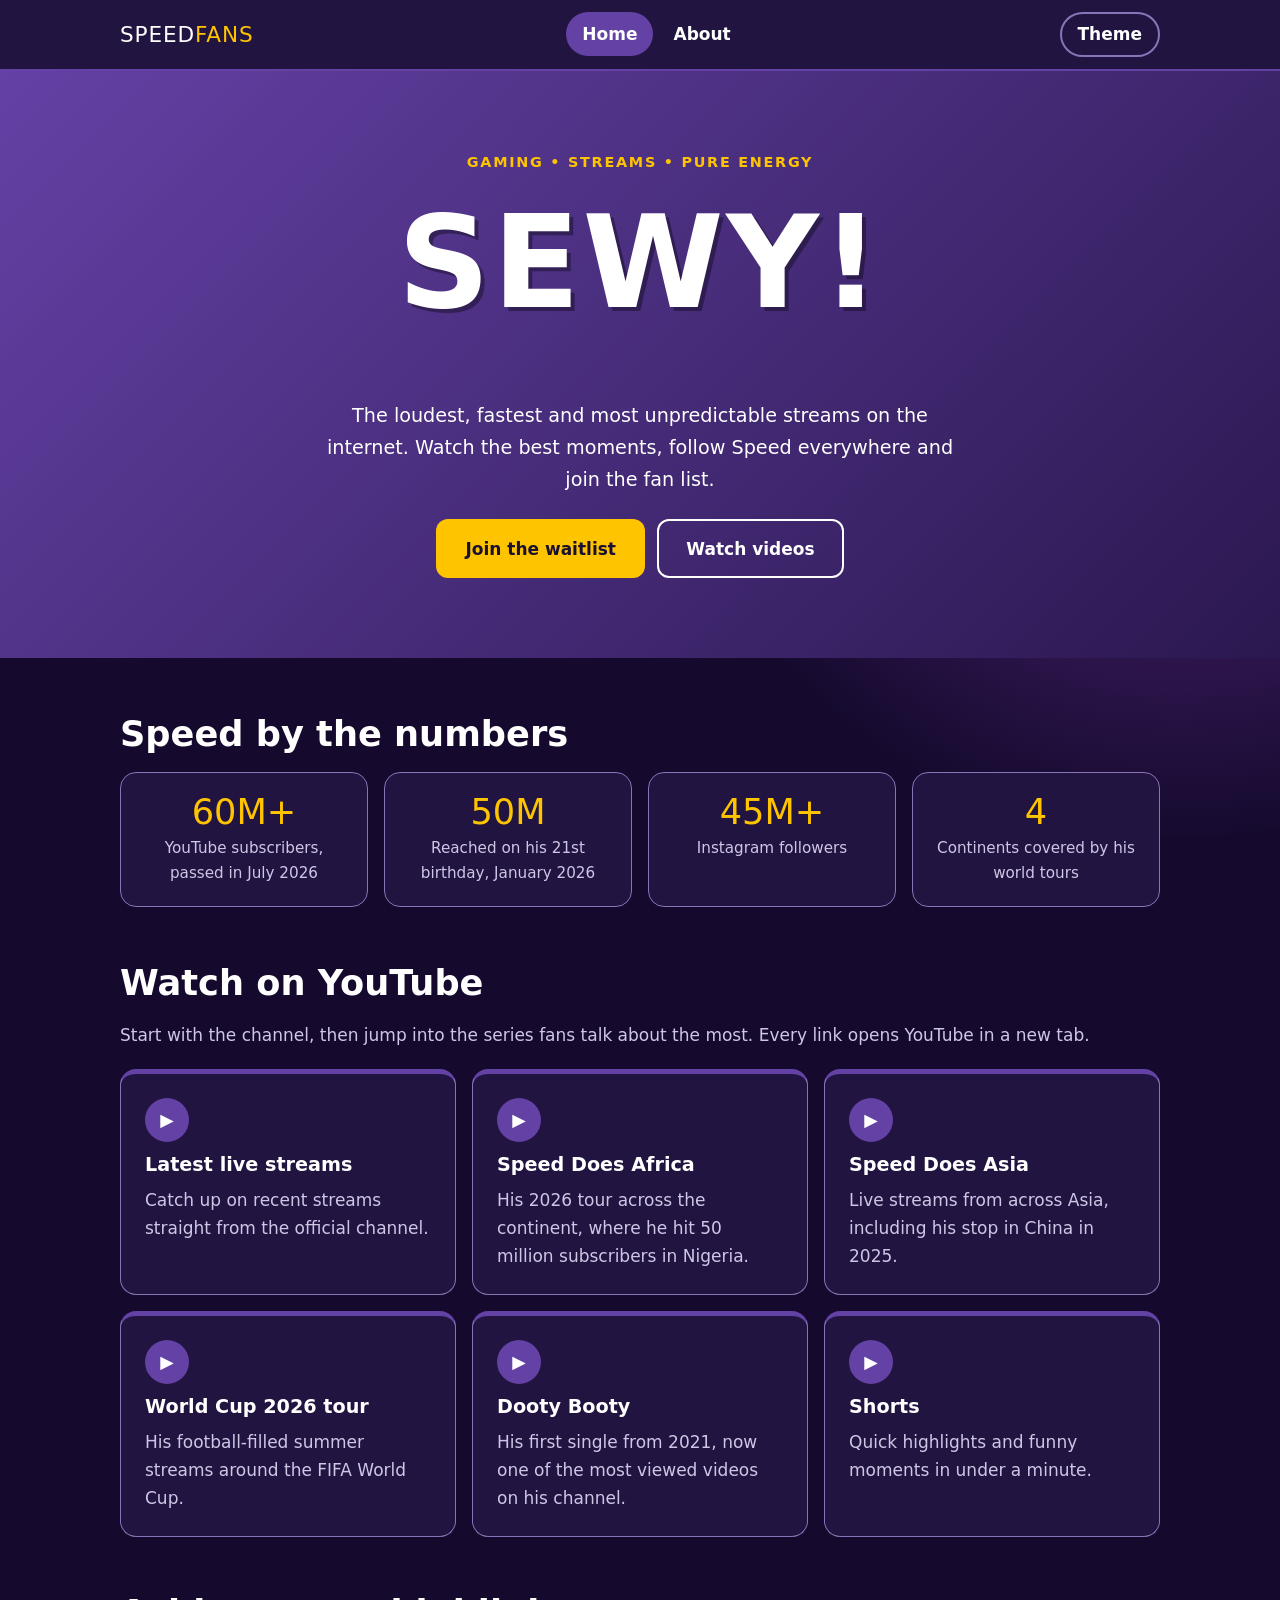
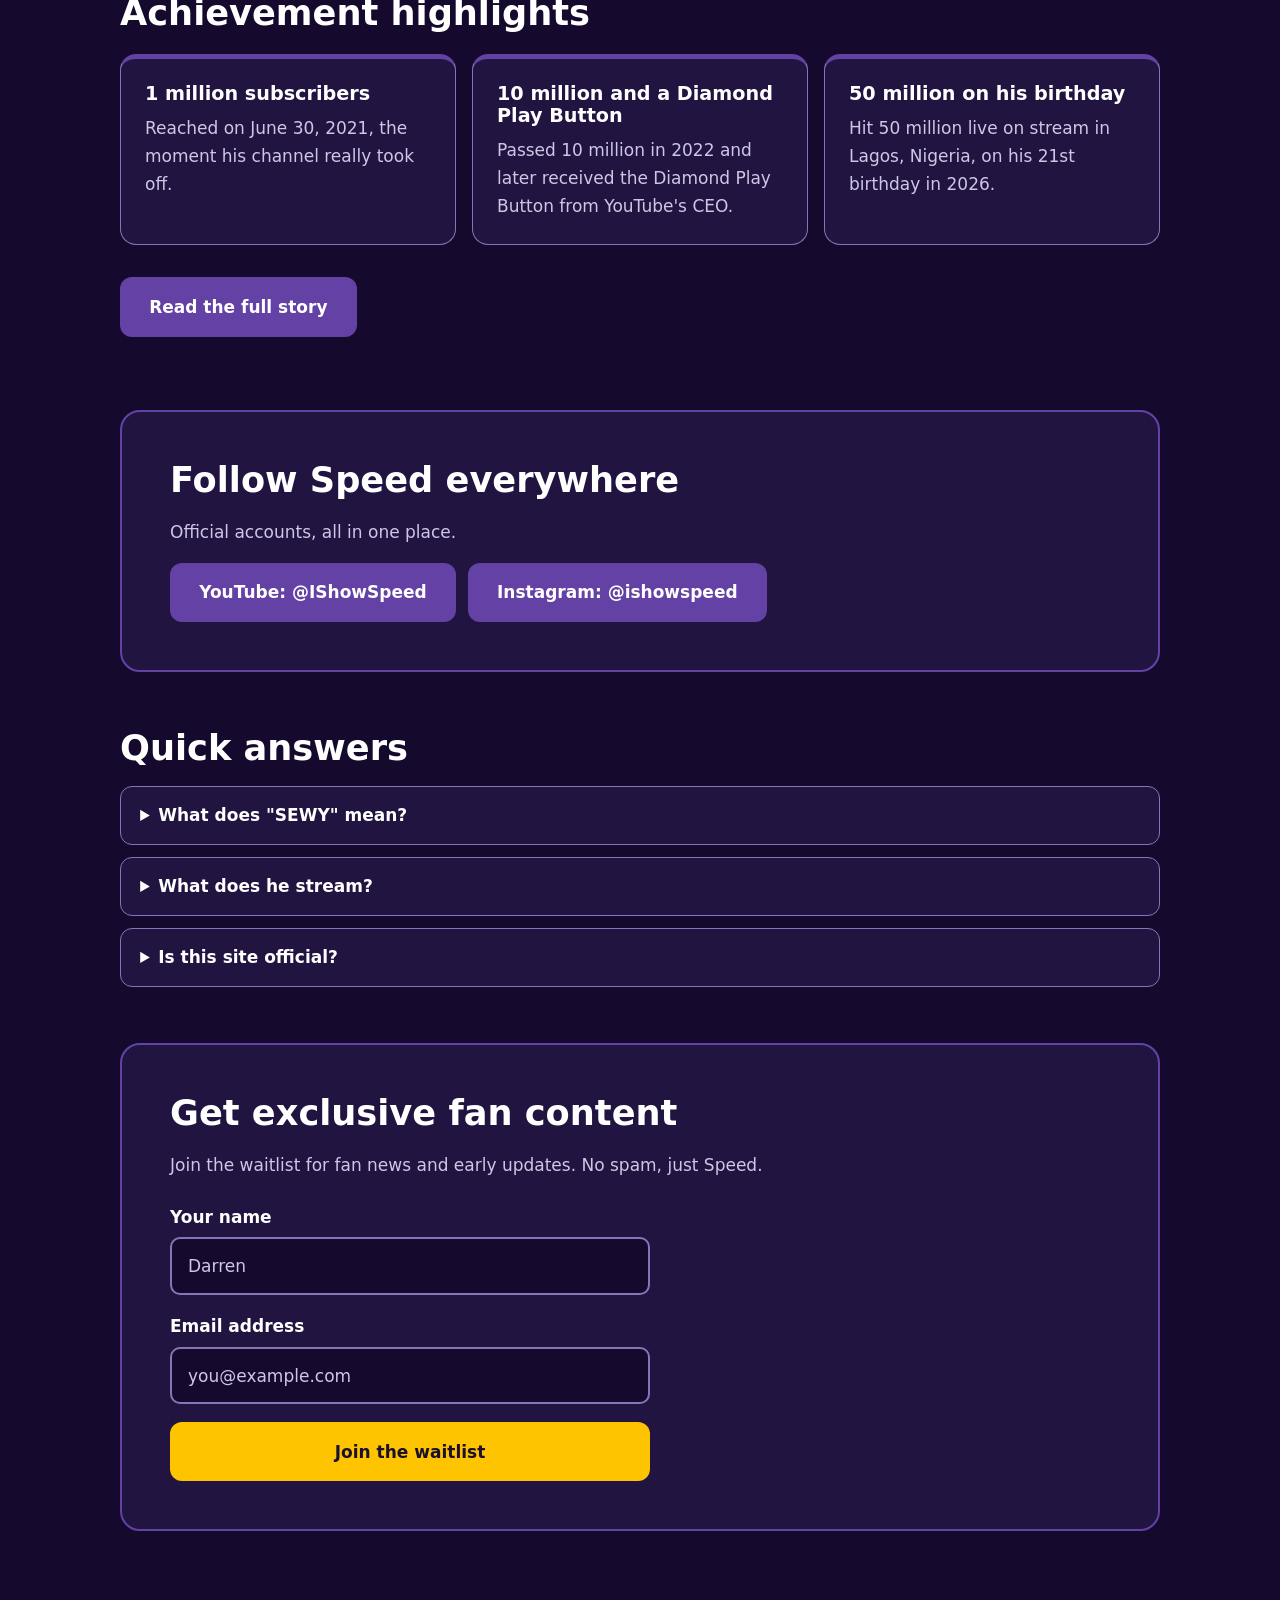
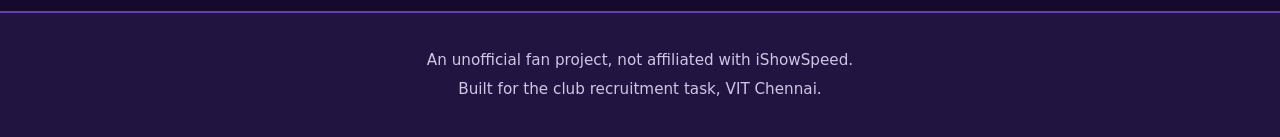
<file: index.html>
<!DOCTYPE html>
<html lang="en" class="theme-dark">
<head>
  <meta charset="UTF-8">
  <meta name="viewport" content="width=device-width, initial-scale=1">
  <meta name="description" content="Unofficial fan site for iShowSpeed: videos, achievements, social links and an exclusive fan waitlist.">
  <title>SEWY! | iShowSpeed Fan Site</title>
  <link rel="stylesheet" href="style.css">
</head>
<body>
  <a class="skip-link" href="#main">Skip to content</a>

  <header class="site-header">
    <div class="container nav-bar">
      <a class="brand" href="index.html">SPEED<span>FANS</span></a>
      <nav aria-label="Main">
        <ul class="nav-list">
          <li><a href="index.html" aria-current="page">Home</a></li>
          <li><a href="about.html">About</a></li>
        </ul>
      </nav>
      <button class="theme-toggle" id="theme-toggle" type="button" aria-label="Switch between light and dark theme">Theme</button>
    </div>
  </header>

  <main id="main">
    <section class="hero">
      <div class="container hero-inner">
        <p class="eyebrow">Gaming &bull; Streams &bull; Pure energy</p>
        <h1>SEWY!</h1>
        <p class="hero-text">The loudest, fastest and most unpredictable streams on the internet. Watch the best moments, follow Speed everywhere and join the fan list.</p>
        <div class="hero-actions">
          <a class="btn btn-accent" href="#waitlist">Join the waitlist</a>
          <a class="btn btn-outline" href="#videos">Watch videos</a>
        </div>
      </div>
    </section>

    <section class="container section" aria-labelledby="stats-title">
      <h2 class="section-title" id="stats-title">Speed by the numbers</h2>
      <div class="stats-grid">
        <div class="stat">
          <p class="stat-number">60M+</p>
          <p class="stat-label">YouTube subscribers, passed in July 2026</p>
        </div>
        <div class="stat">
          <p class="stat-number">50M</p>
          <p class="stat-label">Reached on his 21st birthday, January 2026</p>
        </div>
        <div class="stat">
          <p class="stat-number">45M+</p>
          <p class="stat-label">Instagram followers</p>
        </div>
        <div class="stat">
          <p class="stat-number">4</p>
          <p class="stat-label">Continents covered by his world tours</p>
        </div>
      </div>
    </section>

    <section class="container section" id="videos" aria-labelledby="videos-title">
      <h2 class="section-title" id="videos-title">Watch on YouTube</h2>
      <p class="muted">Start with the channel, then jump into the series fans talk about the most. Every link opens YouTube in a new tab.</p>
      <div class="card-grid">
        <a class="card video-card" href="https://www.youtube.com/@IShowSpeed/streams" target="_blank" rel="noopener noreferrer">
          <span class="play" aria-hidden="true">&#9654;</span>
          <h3>Latest live streams</h3>
          <p>Catch up on recent streams straight from the official channel.</p>
        </a>
        <a class="card video-card" href="https://www.youtube.com/results?search_query=IShowSpeed+Speed+Does+Africa" target="_blank" rel="noopener noreferrer">
          <span class="play" aria-hidden="true">&#9654;</span>
          <h3>Speed Does Africa</h3>
          <p>His 2026 tour across the continent, where he hit 50 million subscribers in Nigeria.</p>
        </a>
        <a class="card video-card" href="https://www.youtube.com/results?search_query=IShowSpeed+Speed+Does+Asia" target="_blank" rel="noopener noreferrer">
          <span class="play" aria-hidden="true">&#9654;</span>
          <h3>Speed Does Asia</h3>
          <p>Live streams from across Asia, including his stop in China in 2025.</p>
        </a>
        <a class="card video-card" href="https://www.youtube.com/results?search_query=IShowSpeed+World+Cup+2026" target="_blank" rel="noopener noreferrer">
          <span class="play" aria-hidden="true">&#9654;</span>
          <h3>World Cup 2026 tour</h3>
          <p>His football-filled summer streams around the FIFA World Cup.</p>
        </a>
        <a class="card video-card" href="https://www.youtube.com/results?search_query=IShowSpeed+Dooty+Booty+music+video" target="_blank" rel="noopener noreferrer">
          <span class="play" aria-hidden="true">&#9654;</span>
          <h3>Dooty Booty</h3>
          <p>His first single from 2021, now one of the most viewed videos on his channel.</p>
        </a>
        <a class="card video-card" href="https://www.youtube.com/@IShowSpeed/shorts" target="_blank" rel="noopener noreferrer">
          <span class="play" aria-hidden="true">&#9654;</span>
          <h3>Shorts</h3>
          <p>Quick highlights and funny moments in under a minute.</p>
        </a>
      </div>
    </section>

    <section class="container section" aria-labelledby="ach-title">
      <h2 class="section-title" id="ach-title">Achievement highlights</h2>
      <div class="card-grid">
        <article class="card">
          <h3>1 million subscribers</h3>
          <p>Reached on June 30, 2021, the moment his channel really took off.</p>
        </article>
        <article class="card">
          <h3>10 million and a Diamond Play Button</h3>
          <p>Passed 10 million in 2022 and later received the Diamond Play Button from YouTube's CEO.</p>
        </article>
        <article class="card">
          <h3>50 million on his birthday</h3>
          <p>Hit 50 million live on stream in Lagos, Nigeria, on his 21st birthday in 2026.</p>
        </article>
      </div>
      <p class="cta-row"><a class="btn btn-primary" href="about.html">Read the full story</a></p>
    </section>

    <section class="container section" id="follow" aria-labelledby="follow-title">
      <div class="panel">
        <h2 class="section-title" id="follow-title">Follow Speed everywhere</h2>
        <p class="muted">Official accounts, all in one place.</p>
        <div class="social-row">
          <a class="btn btn-primary" href="https://www.youtube.com/@IShowSpeed" target="_blank" rel="noopener noreferrer">YouTube: @IShowSpeed</a>
          <a class="btn btn-primary" href="https://www.instagram.com/ishowspeed/" target="_blank" rel="noopener noreferrer">Instagram: @ishowspeed</a>
        </div>
      </div>
    </section>

    <section class="container section" aria-labelledby="faq-title">
      <h2 class="section-title" id="faq-title">Quick answers</h2>
      <details class="faq">
        <summary>What does "SEWY" mean?</summary>
        <p>It is Speed's famous celebration shout, inspired by his idol Cristiano Ronaldo's celebration. Fans shout it back at him in cities around the world.</p>
      </details>
      <details class="faq">
        <summary>What does he stream?</summary>
        <p>Mostly live YouTube streams: games like NBA 2K and Fortnite, reactions, challenges and, since 2023, real-life world tours.</p>
      </details>
      <details class="faq">
        <summary>Is this site official?</summary>
        <p>No. This is an unofficial fan project made for a club recruitment task. All credit goes to Speed.</p>
      </details>
    </section>

    <section class="container section" id="waitlist" aria-labelledby="wait-title">
      <div class="panel">
        <h2 class="section-title" id="wait-title">Get exclusive fan content</h2>
        <p class="muted">Join the waitlist for fan news and early updates. No spam, just Speed.</p>
        <form class="form" action="https://script.google.com/macros/s/AKfycbyia9g_Na4c3mJvzE1Ey-zTP0jFmkkascHrMotB4bqUW_rSS5N-S1N9RZJqaey2ahLfHw/exec" method="POST">
          <input type="hidden" name="_subject" value="New iShowSpeed fan waitlist signup">
          <input type="text" name="_gotcha" class="visually-hidden" tabindex="-1" autocomplete="off" aria-hidden="true">
          <div class="field">
            <label for="name">Your name</label>
            <input id="name" name="name" type="text" autocomplete="name" required placeholder="Darren">
          </div>
          <div class="field">
            <label for="email">Email address</label>
            <input id="email" name="email" type="email" autocomplete="email" required placeholder="you@example.com">
          </div>
          <button class="btn btn-accent" type="submit">Join the waitlist</button>
        </form>
      </div>
    </section>
  </main>

  <footer class="site-footer">
    <div class="container">
      <p>An unofficial fan project, not affiliated with iShowSpeed.</p>
      <p>Built for the club recruitment task, VIT Chennai.</p>
    </div>
  </footer>

  <script>
    (function () {
      var root = document.documentElement;
      var saved = null;
      try { saved = localStorage.getItem("theme"); } catch (e) {}
      if (saved) { root.className = saved; }
      document.getElementById("theme-toggle").addEventListener("click", function () {
        var next = root.classList.contains("theme-dark") ? "theme-light" : "theme-dark";
        root.className = next;
        try { localStorage.setItem("theme", next); } catch (e) {}
      });
    })();
  </script>
</body>
</html>
</file>
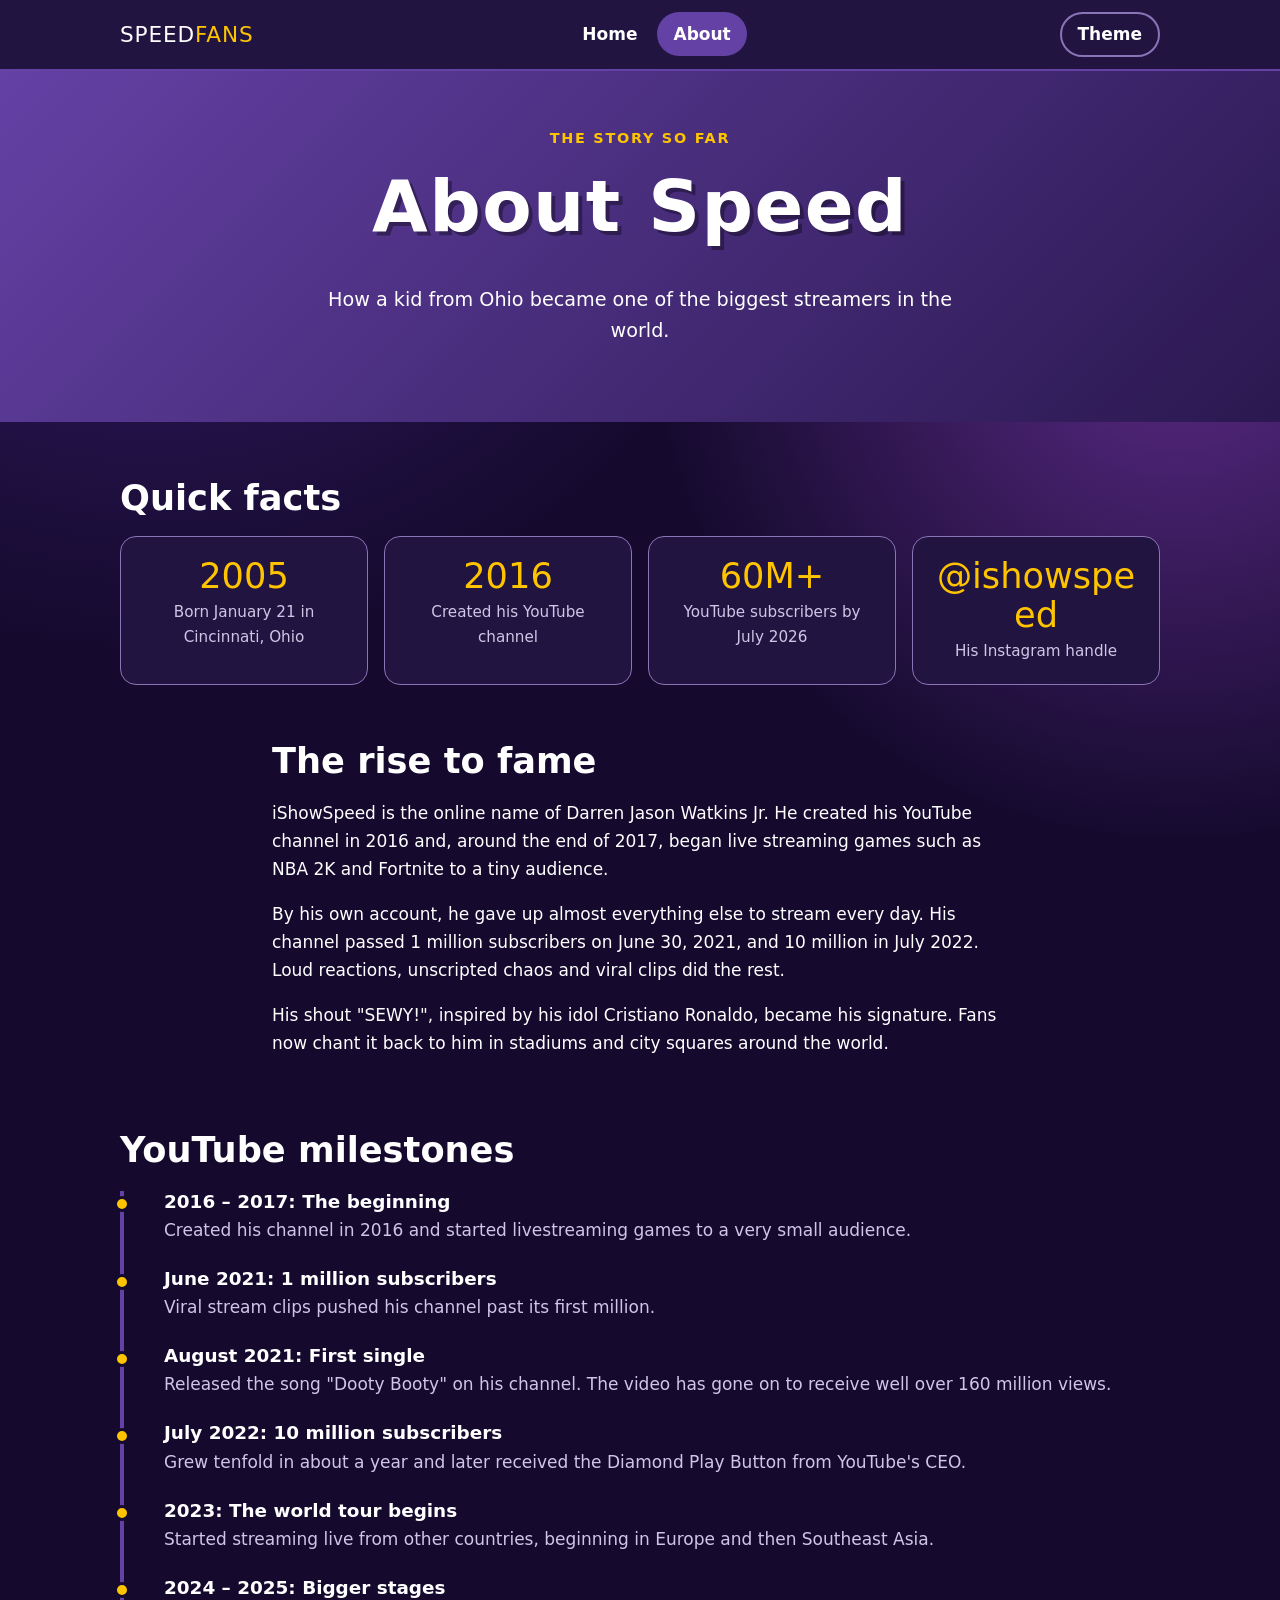
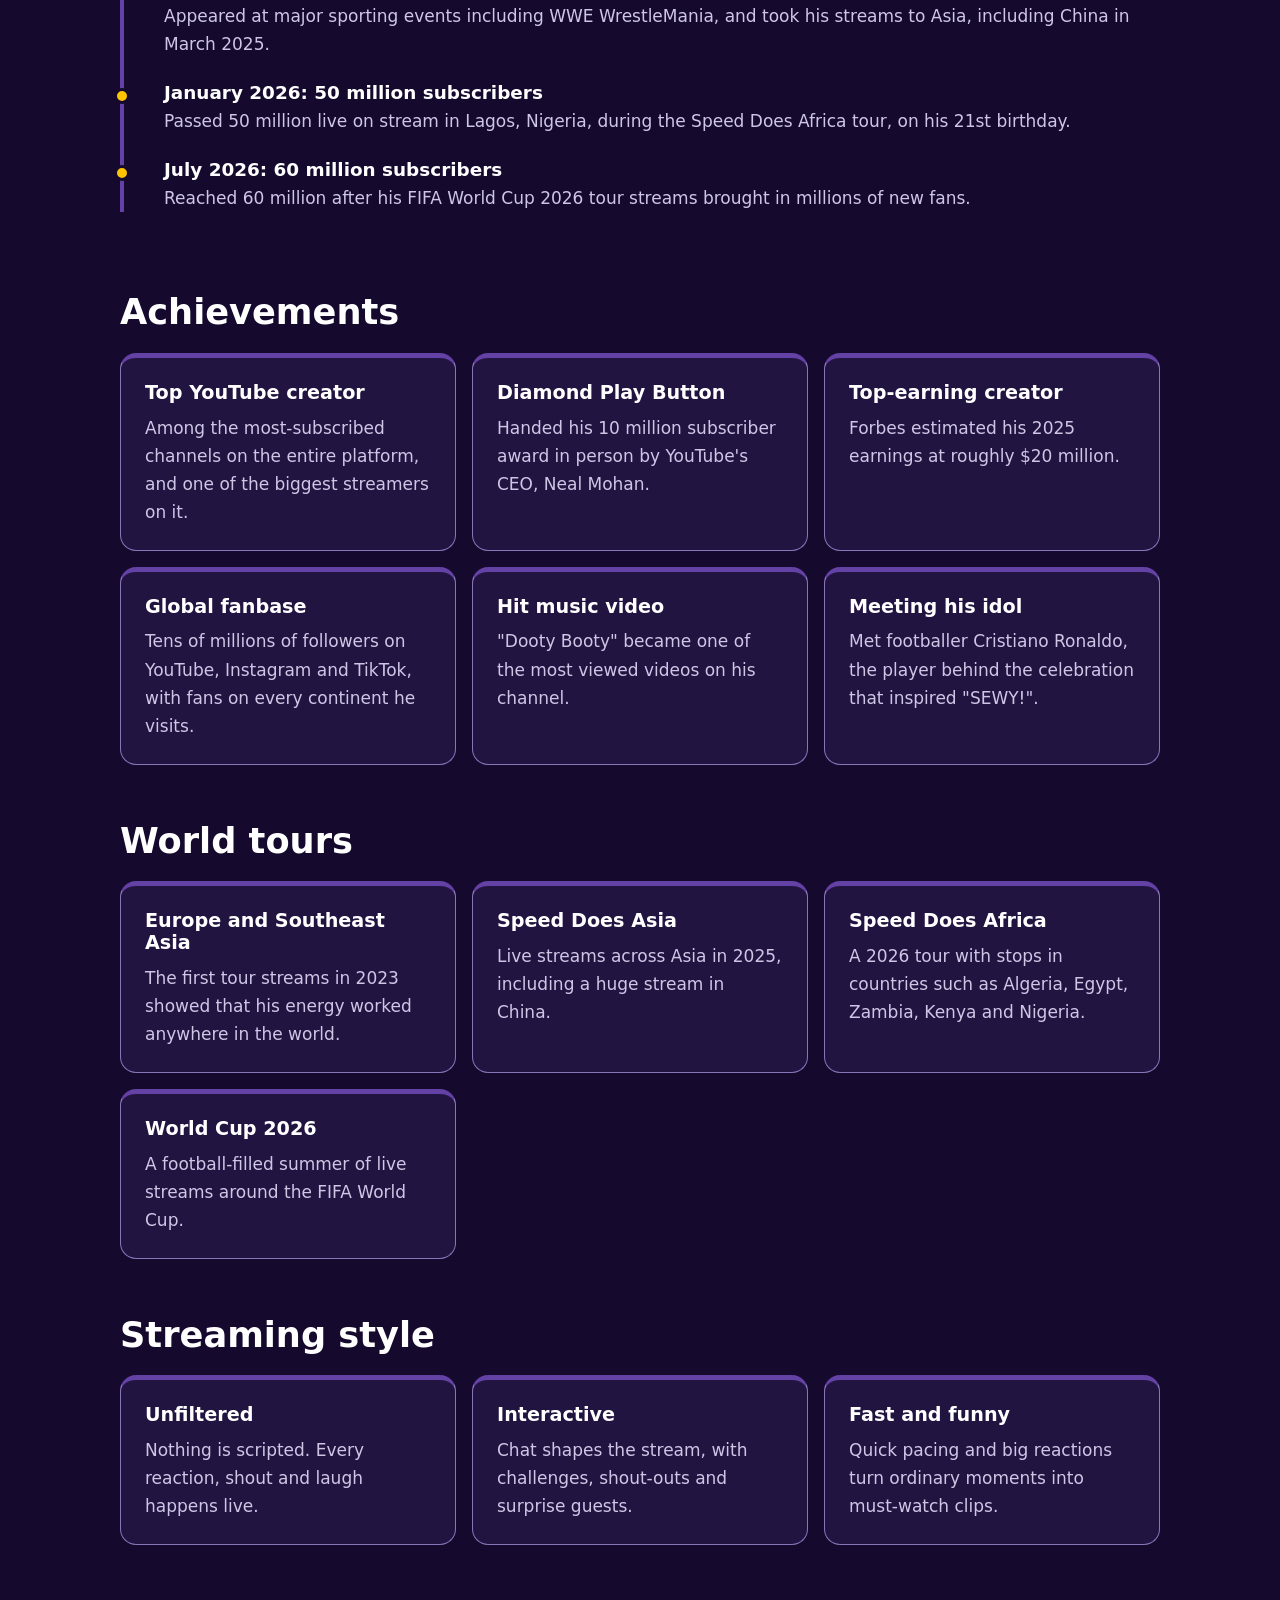
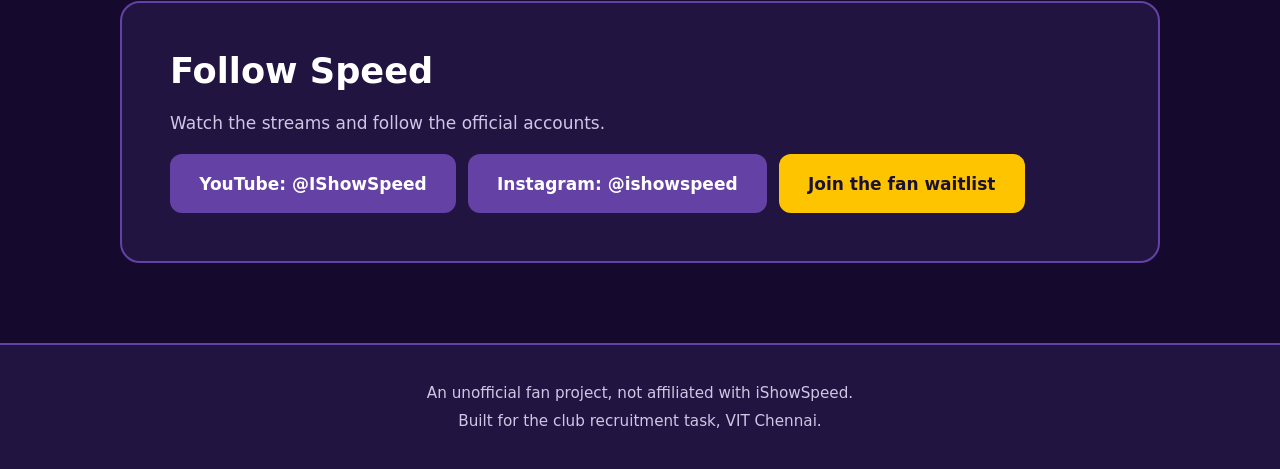
<file: about.html>
<!DOCTYPE html>
<html lang="en" class="theme-dark">
<head>
  <meta charset="UTF-8">
  <meta name="viewport" content="width=device-width, initial-scale=1">
  <meta name="description" content="The story of iShowSpeed: his rise to fame, YouTube milestones, achievements, world tours and streaming style.">
  <title>About Speed | iShowSpeed Fan Site</title>
  <link rel="stylesheet" href="style.css">
</head>
<body>
  <a class="skip-link" href="#main">Skip to content</a>

  <header class="site-header">
    <div class="container nav-bar">
      <a class="brand" href="index.html">SPEED<span>FANS</span></a>
      <nav aria-label="Main">
        <ul class="nav-list">
          <li><a href="index.html">Home</a></li>
          <li><a href="about.html" aria-current="page">About</a></li>
        </ul>
      </nav>
      <button class="theme-toggle" id="theme-toggle" type="button" aria-label="Switch between light and dark theme">Theme</button>
    </div>
  </header>

  <main id="main">
    <section class="hero hero-small">
      <div class="container hero-inner">
        <p class="eyebrow">The story so far</p>
        <h1>About Speed</h1>
        <p class="hero-text">How a kid from Ohio became one of the biggest streamers in the world.</p>
      </div>
    </section>

    <section class="container section" aria-labelledby="facts-title">
      <h2 class="section-title" id="facts-title">Quick facts</h2>
      <div class="stats-grid">
        <div class="stat">
          <p class="stat-number">2005</p>
          <p class="stat-label">Born January 21 in Cincinnati, Ohio</p>
        </div>
        <div class="stat">
          <p class="stat-number">2016</p>
          <p class="stat-label">Created his YouTube channel</p>
        </div>
        <div class="stat">
          <p class="stat-number">60M+</p>
          <p class="stat-label">YouTube subscribers by July 2026</p>
        </div>
        <div class="stat">
          <p class="stat-number">@ishowspeed</p>
          <p class="stat-label">His Instagram handle</p>
        </div>
      </div>
    </section>

    <section class="container section prose" aria-labelledby="rise-title">
      <h2 class="section-title" id="rise-title">The rise to fame</h2>
      <p>iShowSpeed is the online name of Darren Jason Watkins Jr. He created his YouTube channel in 2016 and, around the end of 2017, began live streaming games such as NBA 2K and Fortnite to a tiny audience.</p>
      <p>By his own account, he gave up almost everything else to stream every day. His channel passed 1 million subscribers on June 30, 2021, and 10 million in July 2022. Loud reactions, unscripted chaos and viral clips did the rest.</p>
      <p>His shout "SEWY!", inspired by his idol Cristiano Ronaldo, became his signature. Fans now chant it back to him in stadiums and city squares around the world.</p>
    </section>

    <section class="container section" aria-labelledby="time-title">
      <h2 class="section-title" id="time-title">YouTube milestones</h2>
      <ol class="timeline">
        <li>
          <h3>2016 &ndash; 2017: The beginning</h3>
          <p>Created his channel in 2016 and started livestreaming games to a very small audience.</p>
        </li>
        <li>
          <h3>June 2021: 1 million subscribers</h3>
          <p>Viral stream clips pushed his channel past its first million.</p>
        </li>
        <li>
          <h3>August 2021: First single</h3>
          <p>Released the song "Dooty Booty" on his channel. The video has gone on to receive well over 160 million views.</p>
        </li>
        <li>
          <h3>July 2022: 10 million subscribers</h3>
          <p>Grew tenfold in about a year and later received the Diamond Play Button from YouTube's CEO.</p>
        </li>
        <li>
          <h3>2023: The world tour begins</h3>
          <p>Started streaming live from other countries, beginning in Europe and then Southeast Asia.</p>
        </li>
        <li>
          <h3>2024 &ndash; 2025: Bigger stages</h3>
          <p>Appeared at major sporting events including WWE WrestleMania, and took his streams to Asia, including China in March 2025.</p>
        </li>
        <li>
          <h3>January 2026: 50 million subscribers</h3>
          <p>Passed 50 million live on stream in Lagos, Nigeria, during the Speed Does Africa tour, on his 21st birthday.</p>
        </li>
        <li>
          <h3>July 2026: 60 million subscribers</h3>
          <p>Reached 60 million after his FIFA World Cup 2026 tour streams brought in millions of new fans.</p>
        </li>
      </ol>
    </section>

    <section class="container section" aria-labelledby="ach-title">
      <h2 class="section-title" id="ach-title">Achievements</h2>
      <div class="card-grid">
        <article class="card">
          <h3>Top YouTube creator</h3>
          <p>Among the most-subscribed channels on the entire platform, and one of the biggest streamers on it.</p>
        </article>
        <article class="card">
          <h3>Diamond Play Button</h3>
          <p>Handed his 10 million subscriber award in person by YouTube's CEO, Neal Mohan.</p>
        </article>
        <article class="card">
          <h3>Top-earning creator</h3>
          <p>Forbes estimated his 2025 earnings at roughly $20 million.</p>
        </article>
        <article class="card">
          <h3>Global fanbase</h3>
          <p>Tens of millions of followers on YouTube, Instagram and TikTok, with fans on every continent he visits.</p>
        </article>
        <article class="card">
          <h3>Hit music video</h3>
          <p>"Dooty Booty" became one of the most viewed videos on his channel.</p>
        </article>
        <article class="card">
          <h3>Meeting his idol</h3>
          <p>Met footballer Cristiano Ronaldo, the player behind the celebration that inspired "SEWY!".</p>
        </article>
      </div>
    </section>

    <section class="container section" aria-labelledby="tours-title">
      <h2 class="section-title" id="tours-title">World tours</h2>
      <div class="card-grid">
        <article class="card">
          <h3>Europe and Southeast Asia</h3>
          <p>The first tour streams in 2023 showed that his energy worked anywhere in the world.</p>
        </article>
        <article class="card">
          <h3>Speed Does Asia</h3>
          <p>Live streams across Asia in 2025, including a huge stream in China.</p>
        </article>
        <article class="card">
          <h3>Speed Does Africa</h3>
          <p>A 2026 tour with stops in countries such as Algeria, Egypt, Zambia, Kenya and Nigeria.</p>
        </article>
        <article class="card">
          <h3>World Cup 2026</h3>
          <p>A football-filled summer of live streams around the FIFA World Cup.</p>
        </article>
      </div>
    </section>

    <section class="container section" aria-labelledby="style-title">
      <h2 class="section-title" id="style-title">Streaming style</h2>
      <div class="card-grid">
        <article class="card">
          <h3>Unfiltered</h3>
          <p>Nothing is scripted. Every reaction, shout and laugh happens live.</p>
        </article>
        <article class="card">
          <h3>Interactive</h3>
          <p>Chat shapes the stream, with challenges, shout-outs and surprise guests.</p>
        </article>
        <article class="card">
          <h3>Fast and funny</h3>
          <p>Quick pacing and big reactions turn ordinary moments into must-watch clips.</p>
        </article>
      </div>
    </section>

    <section class="container section" aria-labelledby="follow-title">
      <div class="panel">
        <h2 class="section-title" id="follow-title">Follow Speed</h2>
        <p class="muted">Watch the streams and follow the official accounts.</p>
        <div class="social-row">
          <a class="btn btn-primary" href="https://www.youtube.com/@IShowSpeed" target="_blank" rel="noopener noreferrer">YouTube: @IShowSpeed</a>
          <a class="btn btn-primary" href="https://www.instagram.com/ishowspeed/" target="_blank" rel="noopener noreferrer">Instagram: @ishowspeed</a>
          <a class="btn btn-accent" href="index.html#waitlist">Join the fan waitlist</a>
        </div>
      </div>
    </section>
  </main>

  <footer class="site-footer">
    <div class="container">
      <p>An unofficial fan project, not affiliated with iShowSpeed.</p>
      <p>Built for the club recruitment task, VIT Chennai.</p>
    </div>
  </footer>

  <script>
    (function () {
      var root = document.documentElement;
      var saved = null;
      try { saved = localStorage.getItem("theme"); } catch (e) {}
      if (saved) { root.className = saved; }
      document.getElementById("theme-toggle").addEventListener("click", function () {
        var next = root.classList.contains("theme-dark") ? "theme-light" : "theme-dark";
        root.className = next;
        try { localStorage.setItem("theme", next); } catch (e) {}
      });
    })();
  </script>
</body>
</html>
</file>
<file: style.css>
/* ==========================================================
   THEME SYSTEM
   Every colour in the site comes from a semantic token below.
   Default is dark (class="theme-dark" on <html>), so it works
   with no JavaScript. To add a new theme, copy one block, give
   it a new class name like .theme-neon, and change the values.
   ========================================================== */

:root,
.theme-dark {
  --color-bg: #150a2e;
  --color-bg-glow: #3a1f73;
  --color-bg-glow-2: #5b2a86;
  --color-surface: #221440;
  --color-text: #ffffff;
  --color-text-muted: #cfc6e6;
  --color-border: #8a74b8;
  --color-link: #ffc400;
  --color-primary: #6441a5;
  --color-on-primary: #ffffff;
  --color-accent: #ffc400;
  --color-on-accent: #1a1030;
  --color-hero-start: #6441a5;
  --color-hero-end: #2b1850;
  --color-on-hero: #ffffff;
  --color-on-hero-highlight: #ffc400;
  --color-focus: #ffc400;
  color-scheme: dark;
}

.theme-light {
  --color-bg: #f3edff;
  --color-bg-glow: #d9c7ff;
  --color-bg-glow-2: #ffe9a6;
  --color-surface: #ffffff;
  --color-text: #1a1030;
  --color-text-muted: #4a3f66;
  --color-border: #6b5a94;
  --color-link: #6441a5;
  --color-primary: #6441a5;
  --color-on-primary: #ffffff;
  --color-accent: #ffc400;
  --color-on-accent: #1a1030;
  --color-hero-start: #6441a5;
  --color-hero-end: #2b1850;
  --color-on-hero: #ffffff;
  --color-on-hero-highlight: #ffc400;
  --color-focus: #6441a5;
  color-scheme: light;
}

/* Optional: if you ever remove the class from <html>, follow the
   visitor's system setting instead of forcing dark. */
@media (prefers-color-scheme: light) {
  :root:not([class*="theme-"]) {
    --color-bg: #f3edff;
    --color-bg-glow: #d9c7ff;
    --color-bg-glow-2: #ffe9a6;
    --color-surface: #ffffff;
    --color-text: #1a1030;
    --color-text-muted: #4a3f66;
    --color-border: #6b5a94;
    --color-link: #6441a5;
    --color-focus: #6441a5;
    color-scheme: light;
  }
}

/* ==========================================================
   BASE
   ========================================================== */

*, *::before, *::after { box-sizing: border-box; }

html { scroll-behavior: smooth; scroll-padding-top: 5rem; }

body {
  margin: 0;
  min-height: 100vh;
  background:
    radial-gradient(circle at 12% 0%, var(--color-bg-glow) 0%, transparent 45%),
    radial-gradient(circle at 92% 35%, var(--color-bg-glow-2) 0%, transparent 40%),
    var(--color-bg);
  background-repeat: no-repeat;
  background-attachment: fixed;
  color: var(--color-text);
  font-family: "Segoe UI", system-ui, -apple-system, "Helvetica Neue", Arial, sans-serif;
  font-size: 1.0625rem;
  line-height: 1.65;
}

h1, h2, h3 {
  margin: 0 0 0.5em;
  line-height: 1.15;
  font-family: "Arial Black", "Segoe UI", system-ui, sans-serif;
}

p { margin: 0 0 1em; }
a { color: var(--color-link); }

a:focus-visible,
button:focus-visible,
input:focus-visible,
summary:focus-visible {
  outline: 3px solid var(--color-focus);
  outline-offset: 3px;
}

.container { width: min(1040px, 100% - 2.5rem); margin-inline: auto; }
.section { padding-block: 3.5rem 0; }
.section-title { font-size: clamp(1.6rem, 4vw, 2.2rem); }
.muted { color: var(--color-text-muted); }

.visually-hidden {
  position: absolute;
  left: -9999px;
  width: 1px;
  height: 1px;
  overflow: hidden;
}

.skip-link {
  position: absolute;
  left: -9999px;
  background: var(--color-accent);
  color: var(--color-on-accent);
  padding: 0.6rem 1rem;
  border-radius: 8px;
  font-weight: 700;
  z-index: 20;
}
.skip-link:focus { left: 0.75rem; top: 0.75rem; }

/* ==========================================================
   HEADER AND NAVIGATION (sticky)
   ========================================================== */

.site-header {
  position: sticky;
  top: 0;
  z-index: 10;
  background: var(--color-surface);
  border-bottom: 2px solid var(--color-primary);
}

.nav-bar {
  display: flex;
  align-items: center;
  justify-content: space-between;
  gap: 1rem;
  padding-block: 0.75rem;
  flex-wrap: wrap;
}

.brand {
  font-family: "Arial Black", "Segoe UI", system-ui, sans-serif;
  font-size: 1.35rem;
  letter-spacing: 0.04em;
  color: var(--color-text);
  text-decoration: none;
}
.brand span { color: var(--color-link); }

.nav-list { display: flex; gap: 0.25rem; list-style: none; margin: 0; padding: 0; }

.nav-list a {
  display: block;
  padding: 0.5rem 1rem;
  border-radius: 999px;
  color: var(--color-text);
  font-weight: 700;
  text-decoration: none;
}
.nav-list a:hover { background: var(--color-bg); }
.nav-list a[aria-current="page"] {
  background: var(--color-primary);
  color: var(--color-on-primary);
}

.theme-toggle {
  background: transparent;
  color: var(--color-text);
  border: 2px solid var(--color-border);
  border-radius: 999px;
  padding: 0.4rem 1rem;
  font: inherit;
  font-weight: 700;
  cursor: pointer;
}
.theme-toggle:hover { background: var(--color-bg); }

/* ==========================================================
   HERO
   ========================================================== */

.hero {
  background: linear-gradient(135deg, var(--color-hero-start), var(--color-hero-end));
  color: var(--color-on-hero);
  text-align: center;
  padding-block: 5rem;
}
.hero-small { padding-block: 3.5rem; }

.hero h1 {
  font-size: clamp(3.5rem, 15vw, 8rem);
  letter-spacing: 0.02em;
  text-shadow: 4px 4px 0 rgba(0, 0, 0, 0.35);
}
.hero-small h1 { font-size: clamp(2.4rem, 8vw, 4.5rem); }

.eyebrow {
  color: var(--color-on-hero-highlight);
  font-weight: 800;
  letter-spacing: 0.12em;
  text-transform: uppercase;
  font-size: 0.9rem;
}

.hero-text { max-width: 34em; margin-inline: auto; font-size: 1.2rem; }
.hero-actions { display: flex; gap: 0.75rem; justify-content: center; flex-wrap: wrap; margin-top: 1.5rem; }

/* ==========================================================
   BUTTONS
   ========================================================== */

.btn {
  display: inline-block;
  padding: 0.85rem 1.7rem;
  border: 2px solid transparent;
  border-radius: 12px;
  font: inherit;
  font-weight: 800;
  text-decoration: none;
  cursor: pointer;
  transition: transform 0.15s ease;
}
.btn:hover { transform: translateY(-2px); }

.btn-accent { background: var(--color-accent); color: var(--color-on-accent); }
.btn-primary { background: var(--color-primary); color: var(--color-on-primary); }
.btn-outline { background: transparent; color: var(--color-on-hero); border-color: var(--color-on-hero); }
.cta-row { margin-top: 2rem; }
.social-row { display: flex; gap: 0.75rem; flex-wrap: wrap; margin-top: 1rem; }

/* ==========================================================
   STATS
   ========================================================== */

.stats-grid { display: grid; gap: 1rem; grid-template-columns: repeat(auto-fit, minmax(190px, 1fr)); }

.stat {
  background: var(--color-surface);
  border: 1px solid var(--color-border);
  border-radius: 16px;
  padding: 1.25rem;
  text-align: center;
}
.stat-number {
  margin: 0 0 0.25rem;
  color: var(--color-link);
  font-family: "Arial Black", "Segoe UI", system-ui, sans-serif;
  font-size: clamp(1.5rem, 4vw, 2.2rem);
  line-height: 1.1;
  overflow-wrap: anywhere;
}
.stat-label { margin: 0; color: var(--color-text-muted); font-size: 0.95rem; }

/* ==========================================================
   CARDS, PANEL, VIDEO CARDS, FAQ, TIMELINE
   ========================================================== */

.card-grid { display: grid; gap: 1rem; grid-template-columns: repeat(auto-fit, minmax(250px, 1fr)); margin-top: 1.25rem; }

.card {
  background: var(--color-surface);
  border: 1px solid var(--color-border);
  border-top: 5px solid var(--color-primary);
  border-radius: 16px;
  padding: 1.5rem;
}
.card h3 { font-size: 1.2rem; }
.card p { margin: 0; color: var(--color-text-muted); }

.video-card {
  display: block;
  color: var(--color-text);
  text-decoration: none;
  transition: transform 0.15s ease;
}
.video-card:hover { transform: translateY(-4px); border-color: var(--color-link); }
.play {
  display: inline-grid;
  place-items: center;
  width: 2.75rem;
  height: 2.75rem;
  margin-bottom: 0.75rem;
  border-radius: 50%;
  background: var(--color-primary);
  color: var(--color-on-primary);
  font-size: 1.1rem;
}

.panel {
  background: var(--color-surface);
  border: 2px solid var(--color-primary);
  border-radius: 20px;
  padding: clamp(1.5rem, 5vw, 3rem);
}

.faq {
  background: var(--color-surface);
  border: 1px solid var(--color-border);
  border-radius: 12px;
  padding: 0.9rem 1.2rem;
  margin-top: 0.75rem;
}
.faq summary { cursor: pointer; font-weight: 800; }
.faq p { margin: 0.75rem 0 0; color: var(--color-text-muted); }

.prose { max-width: 46rem; }

.timeline { list-style: none; margin: 1.25rem 0 0; padding: 0 0 0 1.5rem; border-left: 4px solid var(--color-primary); }
.timeline li { position: relative; margin-bottom: 1.5rem; padding-left: 1rem; }
.timeline li::before {
  content: "";
  position: absolute;
  left: -2.1rem;
  top: 0.35rem;
  width: 1rem;
  height: 1rem;
  border-radius: 50%;
  background: var(--color-accent);
  border: 3px solid var(--color-bg);
}
.timeline h3 { font-size: 1.15rem; margin-bottom: 0.25rem; }
.timeline p { color: var(--color-text-muted); margin: 0; }

/* ==========================================================
   FORM
   ========================================================== */

.form { display: grid; gap: 1.1rem; max-width: 30rem; margin-top: 1.5rem; }
.field label { display: block; font-weight: 700; margin-bottom: 0.4rem; }

.field input {
  width: 100%;
  padding: 0.8rem 1rem;
  border: 2px solid var(--color-border);
  border-radius: 10px;
  background: var(--color-bg);
  color: var(--color-text);
  font: inherit;
}
.field input::placeholder { color: var(--color-text-muted); opacity: 1; }

/* ==========================================================
   FOOTER (centered)
   ========================================================== */

.site-footer {
  margin-top: 5rem;
  padding-block: 2rem;
  background: var(--color-surface);
  border-top: 2px solid var(--color-primary);
  color: var(--color-text-muted);
  text-align: center;
  font-size: 0.95rem;
}
.site-footer p { margin: 0.2rem 0; }

/* ==========================================================
   RESPONSIVE
   ========================================================== */

@media (max-width: 600px) {
  .nav-bar { justify-content: center; }
  .hero { padding-block: 3.5rem; }
}

@media (prefers-reduced-motion: reduce) {
  html { scroll-behavior: auto; }
  .btn, .video-card { transition: none; }
}
</file>
